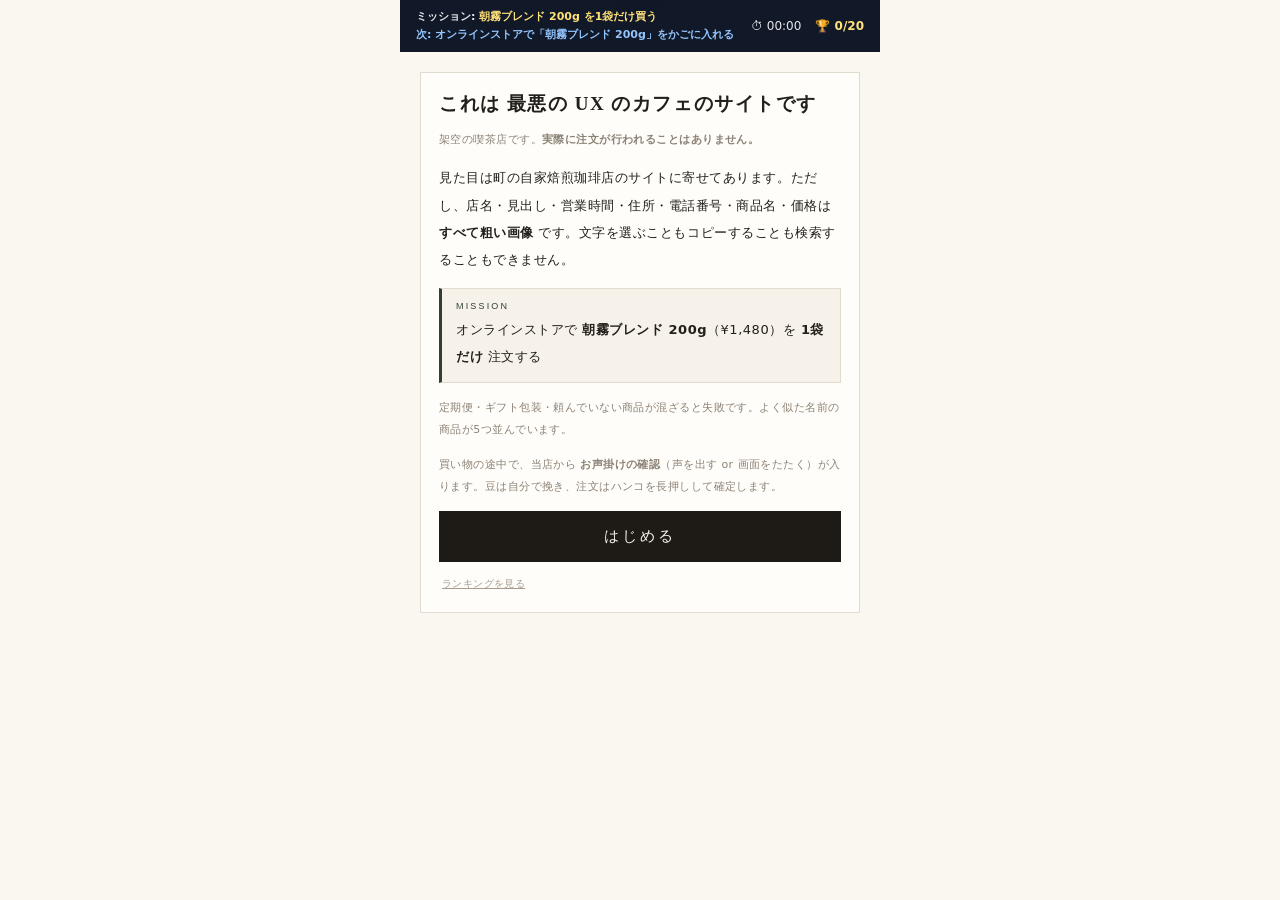
<file: index.html>
<!doctype html>
<html lang="ja">
<head>
<meta charset="utf-8">
<meta name="viewport" content="width=device-width, initial-scale=1">
<meta http-equiv="refresh" content="0; url=worst-cafe/">
<title>summer_camp_2026</title>
</head>
<body>
<p><a href="worst-cafe/">珈琲 和ごころ（Bad UI 選手権）へ</a></p>
</body>
</html>
</file>
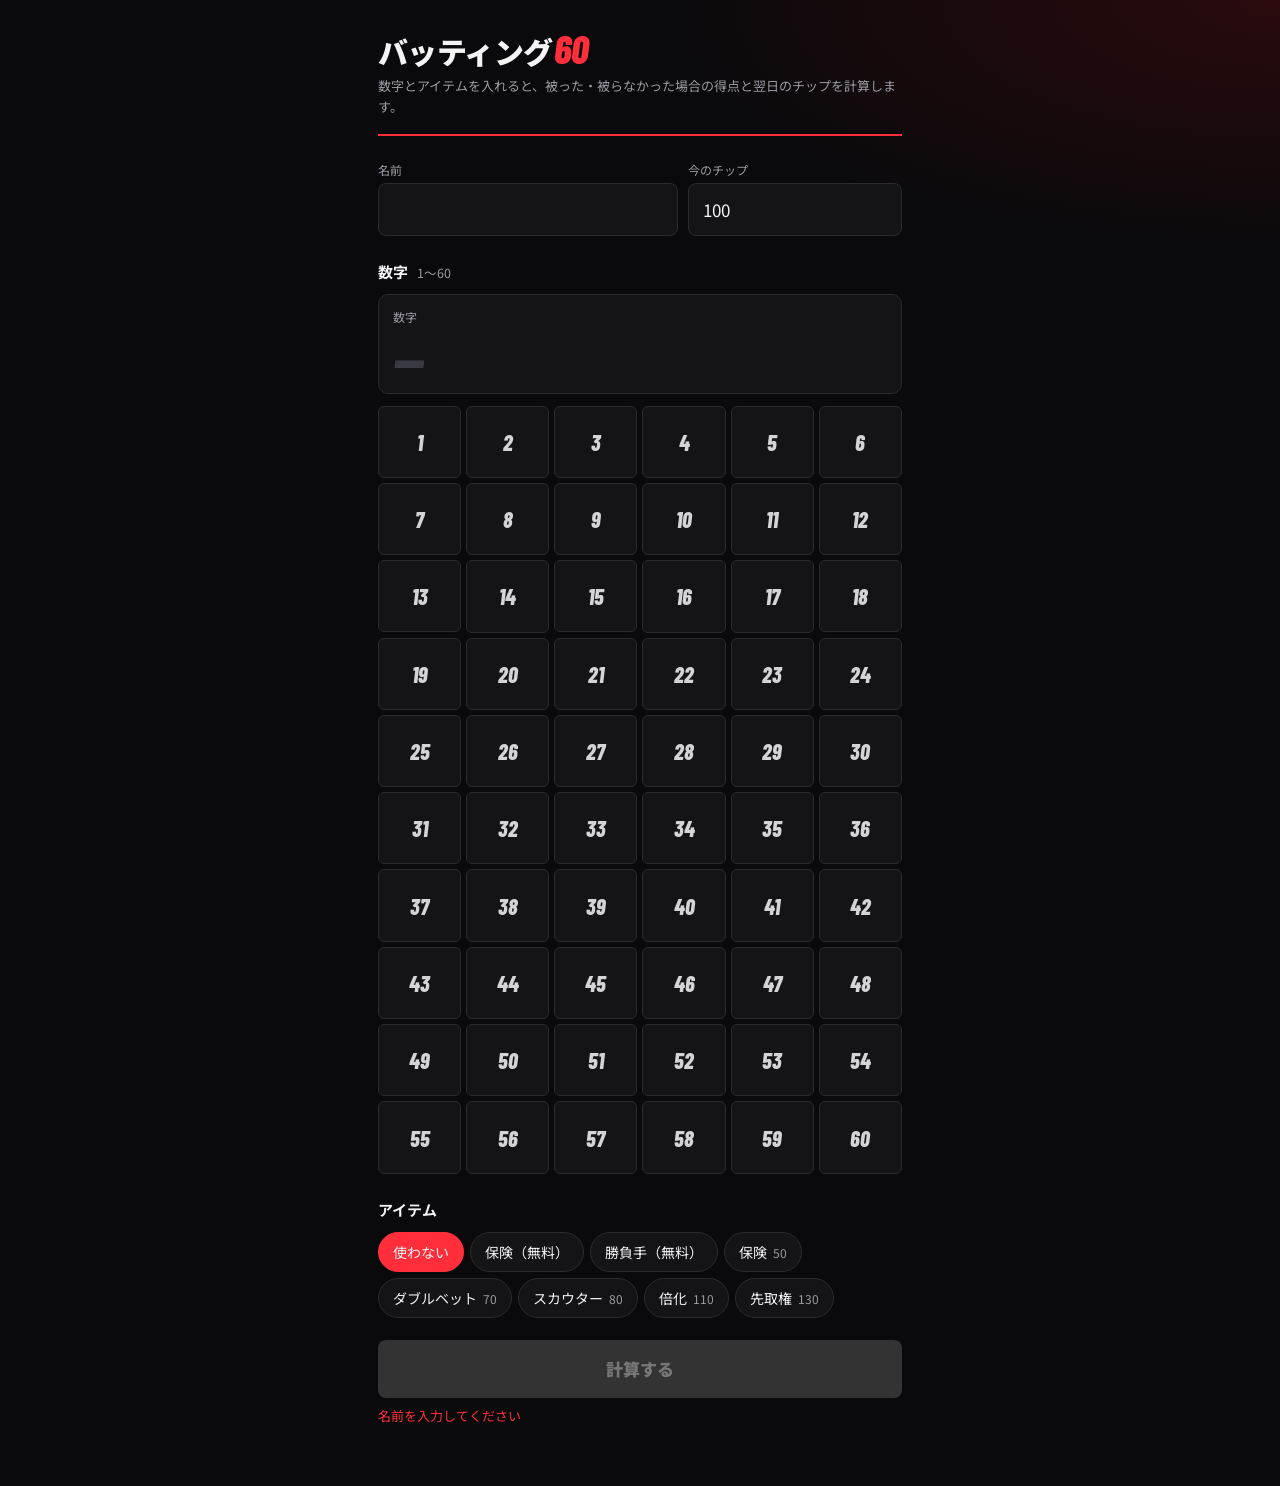
<file: batting60/index.html>
<!DOCTYPE html>
<html lang="ja">
<head>
<meta charset="UTF-8">
<meta name="viewport" content="width=device-width, initial-scale=1, viewport-fit=cover">
<title>バッティング60 得点シミュレーター</title>
<link rel="preconnect" href="https://fonts.googleapis.com">
<link rel="preconnect" href="https://fonts.gstatic.com" crossorigin>
<link href="https://fonts.googleapis.com/css2?family=Noto+Sans+JP:wght@400;700;900&family=Barlow+Condensed:ital,wght@1,700;1,800&display=swap" rel="stylesheet">
<script>
/* ================= 設定（ここだけ書き換えてください） ================= */
const CONFIG = {
  // 記録用Googleフォーム（投票用とは別に新しく作ったもの）の formResponse URL
  // 例: "https://docs.google.com/forms/d/e/1FAIpQLSxxxxxxxx/formResponse"
  LOG_FORM: "https://docs.google.com/forms/d/e/1FAIpQLScbZIUDMCCaBXpPly12tSA_2btu6FDhSR70WxXsdBlyGQ1Bkw/formResponse",
  ENTRY: {
    name:    "entry.983643245",  // 名前
    number:  "entry.1275982873",  // 数字
    number2: "entry.632704215",  // 2つ目の数字
    item:    "entry.489943450",  // アイテム
    chips:   "entry.1508218704",  // 手持ちチップ
  },
  ORGANIZER: "あやちゃ",
};
/* ==================================================================== */
const ITEMS = [
  { id:"none",   name:"使わない",     price:0 },
  { id:"f_ins",  name:"保険（無料）", price:0,   free:true },
  { id:"f_bet",  name:"勝負手（無料）", price:0, free:true },
  { id:"ins",    name:"保険",         price:50 },
  { id:"double", name:"ダブルベット", price:70 },
  { id:"scout",  name:"スカウター",   price:80 },
  { id:"x2",     name:"倍化",         price:110 },
  { id:"first",  name:"先取権",       price:130 },
];
</script>
<style>
:root{--bg:#0a0a0c;--panel:#141417;--line:#2a2a30;--ink:#f4f4f5;--mute:#9a9aa3;--red:#ff2e3a;
  box-sizing:border-box;padding-top:env(safe-area-inset-top,0px);padding-bottom:env(safe-area-inset-bottom,0px)}
*,*::before,*::after{box-sizing:inherit}
html{scroll-padding-top:env(safe-area-inset-top,0px)}
body{margin:0;background:var(--bg);color:var(--ink);font-family:"Noto Sans JP","Hiragino Sans","Yu Gothic",sans-serif;line-height:1.6;
  background-image:radial-gradient(ellipse 70% 40% at 100% 0%,#2a0a0d 0%,transparent 70%);background-attachment:fixed}
.wrap{max-width:560px;margin:0 auto;padding:20px 18px 60px}
.num{font-family:"Barlow Condensed","Arial Narrow",sans-serif;font-style:italic;font-weight:800}
header{padding:8px 0 16px;border-bottom:2px solid var(--red)}
h1{margin:0;font-size:30px;font-weight:900;letter-spacing:-.02em;line-height:1}
h1 .num{color:var(--red);font-size:40px;margin-left:2px}
header p{margin:8px 0 0;font-size:13px;color:var(--mute)}
section{margin-top:24px}
h2{font-size:15px;font-weight:700;margin:0 0 10px}
h2 small{font-weight:400;color:var(--mute);margin-left:6px}
input[type=text],input[type=number]{width:100%;background:var(--panel);border:1px solid var(--line);color:var(--ink);font:inherit;font-size:17px;padding:12px 14px;border-radius:8px}
input:focus{outline:2px solid var(--red);outline-offset:1px;border-color:transparent}
.two{display:grid;grid-template-columns:1.4fr 1fr;gap:10px}
.two label{font-size:12px;color:var(--mute);display:block;margin-bottom:4px}
.pick{display:flex;gap:10px;margin-bottom:12px}
.slot{flex:1;background:var(--panel);border:1px solid var(--line);border-radius:10px;padding:8px 14px;cursor:pointer;text-align:left;color:var(--ink);font:inherit;min-height:88px}
.slot .lbl{font-size:12px;color:var(--mute)}
.slot .v{font-size:54px;line-height:1;display:block;margin-top:2px}
.slot .v.empty{color:#3a3a42}
.slot.active{border-color:var(--red);box-shadow:inset 0 0 0 1px var(--red)}
.slot[hidden]{display:none}
.grid{display:grid;grid-template-columns:repeat(6,1fr);gap:5px}
.cell{aspect-ratio:1.15;background:var(--panel);border:1px solid var(--line);border-radius:6px;color:#d4d4d8;font-size:22px;cursor:pointer;padding:0}
.cell:active{transform:scale(.94)}
.cell.on{background:var(--red);border-color:var(--red);color:#fff}
.cell.on2{background:transparent;border:2px solid var(--red);color:var(--red)}
button:focus-visible{outline:2px solid #fff;outline-offset:2px}
.chips{display:flex;flex-wrap:wrap;gap:6px}
.chip{background:var(--panel);border:1px solid var(--line);color:var(--ink);border-radius:999px;padding:8px 14px;font:inherit;font-size:14px;cursor:pointer}
.chip .pr{color:var(--mute);margin-left:6px;font-size:12px}
.chip.on{background:var(--red);border-color:var(--red)}
.chip.on .pr{color:#ffd6d8}
.go{width:100%;margin-top:22px;background:var(--red);color:#fff;border:0;border-radius:8px;font:inherit;font-weight:900;font-size:17px;padding:15px;cursor:pointer}
.go:disabled{background:#333;color:#777;cursor:not-allowed}
.notice{font-size:11px;color:#4a4a52;margin:8px 0 0;text-align:center}
.warn{color:var(--red);font-size:13px;margin-top:8px;min-height:1em}
#result{margin-top:28px}
#result[hidden]{display:none}
table{width:100%;border-collapse:collapse;font-size:14px}
th,td{padding:10px 6px;border-bottom:1px solid var(--line);text-align:right}
th:first-child,td:first-child{text-align:left}
th{font-size:12px;color:var(--mute);font-weight:400}
td .num{font-size:30px;line-height:1}
td.pt .num{color:var(--red)}
.foot{font-size:12.5px;color:var(--mute);margin-top:10px}
iframe{display:none}
</style>
</head>
<body>
<div class="wrap">
  <header>
    <h1>バッティング<span class="num">60</span></h1>
    <p>数字とアイテムを入れると、被った・被らなかった場合の得点と翌日のチップを計算します。</p>
  </header>

  <section>
    <div class="two">
      <div><label for="name">名前</label><input type="text" id="name" maxlength="30"></div>
      <div><label for="have">今のチップ</label><input type="number" id="have" inputmode="numeric" min="0" value="100"></div>
    </div>
  </section>

  <section>
    <h2>数字 <small>1〜60</small></h2>
    <div class="pick">
      <button type="button" class="slot active" id="slot1"><span class="lbl">数字</span><span class="v num empty" id="v1">—</span></button>
      <button type="button" class="slot" id="slot2" hidden><span class="lbl">2つ目（ダブルベット）</span><span class="v num empty" id="v2">—</span></button>
    </div>
    <div class="grid" id="grid"></div>
  </section>

  <section>
    <h2>アイテム</h2>
    <div class="chips" id="items"></div>
  </section>

  <button type="button" class="go" id="calc" disabled>計算する</button>
  <div class="warn" id="warn"></div>

  <section id="result" hidden>
    <h2>計算結果</h2>
    <table><thead><tr><th>ケース</th><th>得点</th><th>翌日のチップ</th></tr></thead><tbody id="rows"></tbody></table>
    <p class="foot" id="foot"></p>
  </section>
</div>

<form id="lf" method="POST" target="sink" hidden></form>
<iframe name="sink" title="記録"></iframe>

<script>
(() => {
  const $ = id => document.getElementById(id);
  const st = { n1:null, n2:null, slot:1, item:"none" };
  const it = () => ITEMS.find(i => i.id === st.item);
  const store = { get(k){try{return localStorage.getItem("b60:"+k)}catch{return null}}, set(k,v){try{localStorage.setItem("b60:"+k,v)}catch{}} };
  $("name").value = store.get("name") || "";
  $("have").value = store.get("have") || 100;

  const grid = $("grid");
  for (let i=1;i<=60;i++){ const b=document.createElement("button"); b.type="button"; b.className="cell num"; b.textContent=i; b.dataset.n=i; grid.appendChild(b); }
  grid.onclick = e => {
    const b = e.target.closest(".cell"); if(!b) return; const n=+b.dataset.n;
    if (st.slot===1){ st.n1 = st.n1===n?null:n; if(st.n2===st.n1) st.n2=null; if(st.item==="double"&&st.n1&&!st.n2) st.slot=2; }
    else { if(n===st.n1) return; st.n2 = st.n2===n?null:n; }
    render();
  };
  $("slot1").onclick=()=>{st.slot=1;render()}; $("slot2").onclick=()=>{st.slot=2;render()};

  ITEMS.forEach(x => { const b=document.createElement("button"); b.type="button"; b.className="chip"; b.dataset.id=x.id;
    b.innerHTML=`<span></span>${x.price?`<span class="pr">${x.price}</span>`:""}`; b.firstChild.textContent=x.name; $("items").appendChild(b); });
  $("items").onclick = e => { const b=e.target.closest(".chip"); if(!b) return; st.item=b.dataset.id;
    if(st.item!=="double"){st.n2=null;st.slot=1} else if(st.n1&&!st.n2) st.slot=2; render(); };
  $("name").oninput = render; $("have").oninput = render;

  function render(){
    const dbl = st.item==="double";
    $("slot2").hidden=!dbl; if(!dbl) st.slot=1;
    $("slot1").classList.toggle("active",dbl&&st.slot===1); $("slot2").classList.toggle("active",dbl&&st.slot===2);
    [["v1",st.n1],["v2",st.n2]].forEach(([id,v])=>{ $(id).textContent=v??"—"; $(id).classList.toggle("empty",!v); });
    grid.querySelectorAll(".cell").forEach(c=>{const n=+c.dataset.n; c.classList.toggle("on",n===st.n1); c.classList.toggle("on2",n===st.n2);});
    $("items").querySelectorAll(".chip").forEach(b=>b.classList.toggle("on",b.dataset.id===st.item));
    const have=+$("have").value||0; let w="";
    if(!$("name").value.trim()) w="名前を入力してください";
    else if(!st.n1) w="数字を選んでください";
    else if(dbl&&!st.n2) w="2つ目の数字を選んでください";
    else if(it().price>have) w=`チップが足りません（${it().price}必要）`;
    $("warn").textContent = w; $("calc").disabled = !!w;
  }

  function cases(){
    const n=st.n1, m=st.n2, c3=x=>Math.ceil(x/3);
    switch(st.item){
      case "f_ins": case "ins": return [["被らない",n],["被った",c3(n)]];
      case "f_bet": return [["被らない",n+10],["被った",0]];
      case "double": return [["両方無事",Math.min(n,m)],[`${n}だけ無事`,n],[`${m}だけ無事`,m],["両方被った",0]];
      case "x2": return [["被らない",n*2],["被った",0]];
      case "first": return [["先取権は自分だけ",n],["先取権が2人",Math.ceil(n/2)],["先取権が3人",Math.ceil(n/3)]];
      default: return [["被らない",n],["被った",0]];
    }
  }

  $("calc").onclick = () => {
    const have=+$("have").value||0, x=it(), name=$("name").value.trim();
    store.set("name",name); store.set("have",String(have));
    $("rows").innerHTML = cases().map(([k,p])=>{
      const next = have - x.price + 20 + (p===0?30:0);
      return `<tr><td>${k}</td><td class="pt"><span class="num">${p}</span></td><td><span class="num">${next}</span></td></tr>`;
    }).join("");
    const notes = { scout:"22:00の締切後に被っているか教えてもらえます。変更は22:15までにDMで。",
      f_ins:"無料の保険はイベント中1回だけです。", f_bet:"無料の勝負手はイベント中1回だけです。",
      first:"先取権を使っていない同じ数字の人は0点になります。" };
    $("foot").textContent = [notes[x.id]||"", "翌日のチップ＝今のチップ − アイテム代 ＋20（0点の日は さらに＋30）。余ったチップは10枚＝1点で最終得点に加算されます。"].filter(Boolean).join(" ");
    $("result").hidden=false; $("result").scrollIntoView({behavior:"smooth",block:"start"});

    if (CONFIG.LOG_FORM){
      const f=$("lf"); f.innerHTML=""; f.action=CONFIG.LOG_FORM;
      const add=(k,v)=>{const i=document.createElement("input");i.type="hidden";i.name=k;i.value=v;f.appendChild(i)};
      add(CONFIG.ENTRY.name,name); add(CONFIG.ENTRY.number,String(st.n1));
      if(st.item==="double") add(CONFIG.ENTRY.number2,String(st.n2));
      add(CONFIG.ENTRY.item,x.name); add(CONFIG.ENTRY.chips,String(have));
      f.submit();
    }
  };
  render();
})();
</script>
</body>
</html>
</file>
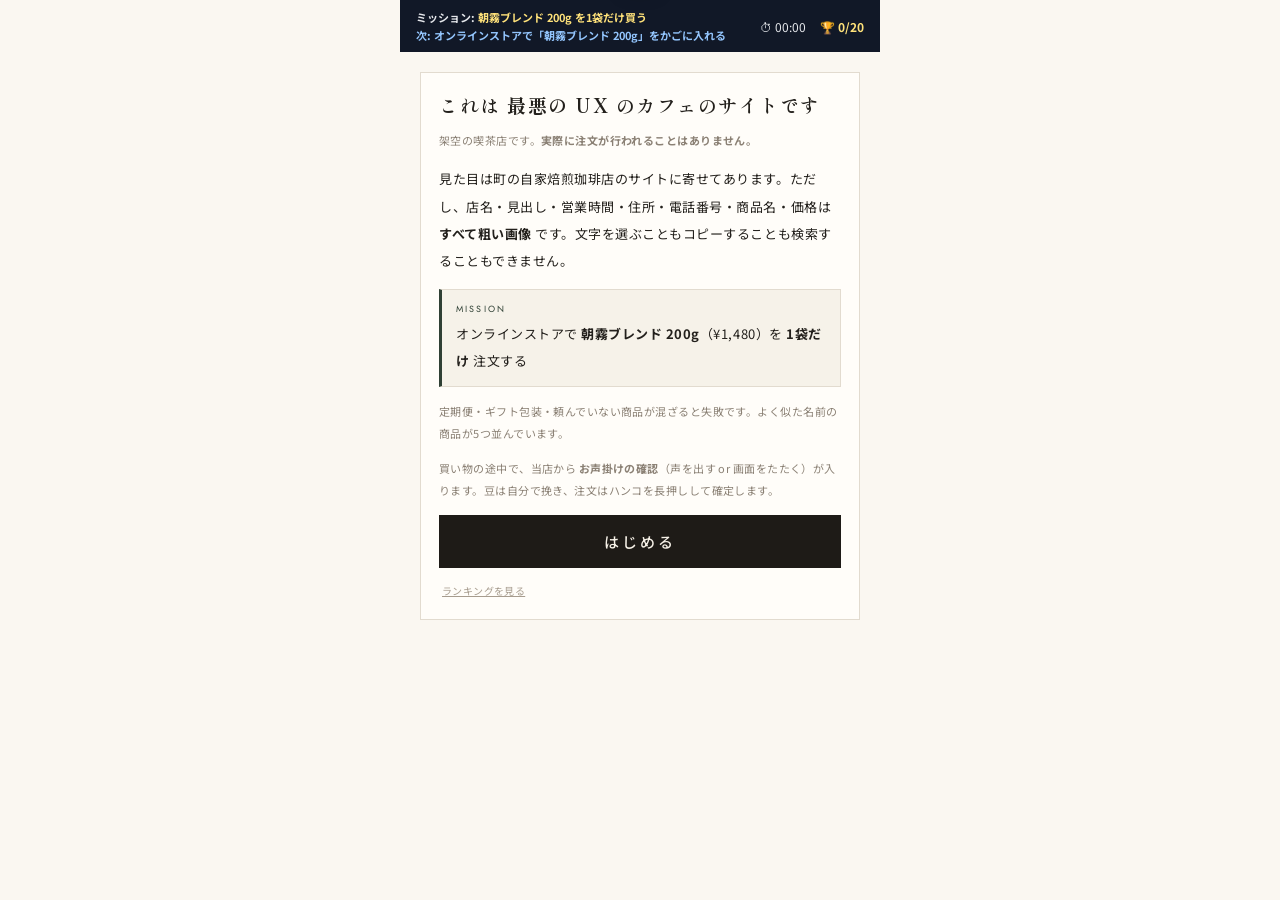
<file: worst-cafe/index.html>
<!doctype html>
<html lang="ja">
<head>
<meta charset="utf-8">
<meta name="viewport" content="width=device-width, initial-scale=1, viewport-fit=cover">
<title>珈琲 和ごころ｜Bad UI選手権</title>
<link rel="preconnect" href="https://fonts.gstatic.com" crossorigin>
<link rel="stylesheet" href="https://fonts.googleapis.com/css2?family=Noto+Sans+JP:wght@300;400;500;700&family=Shippori+Mincho:wght@500;600;800&family=Jost:wght@300;400&display=swap">
<link rel="stylesheet" href="style.css">
</head>
<body>
<div id="app">
  <!-- ゲームの外枠（サイトの一部ではない） -->
  <div id="mission">
    <button class="goal" id="missionBtn" type="button">
      <span>ミッション: <b>朝霧ブレンド 200g を1袋だけ買う</b></span>
      <span class="next" id="missionNext">次: オンラインストアを開く</span>
    </button>
    <span class="clock" id="clock">⏱ 00:00</span>
    <button id="trophy" type="button">🏆 0/20</button>
  </div>

  <!-- 店のヘッダー。文字はすべて画像、ナビは英字だけ -->
  <div class="topbar" id="topbar"></div>
  <header class="site-head" id="siteHead">
    <div class="head-row">
      <button class="hamb" id="menuBtn" type="button">MENU ☰</button>
      <button class="logo" id="logo" type="button"></button>
      <button class="cart-link" id="cartBtn" type="button">CART (<span id="cartBadge">0</span>)</button>
    </div>
    <nav class="gnav" id="gnav">
      <button type="button" data-go="#top">Home</button>
      <button type="button" data-go="#about">About</button>
      <button type="button" data-go="#menu">Menu</button>
      <button type="button" data-go="#shop">Online Shop</button>
      <button type="button" data-go="#news">News</button>
      <button type="button" data-go="#info">Access</button>
      <button type="button" id="searchBtn">Search</button>
    </nav>
  </header>

  <main id="view"></main>
</div>

<div id="reserveBar" hidden></div>
<div id="cookie" hidden></div>
<div id="toast"></div>
<div id="achv"></div>
<div id="dialog"><div class="dbox" id="dialogBox"></div></div>

<script src="config.js"></script>
<script src="kit.js"></script>
<script src="site.js"></script>
</body>
</html>
</file>
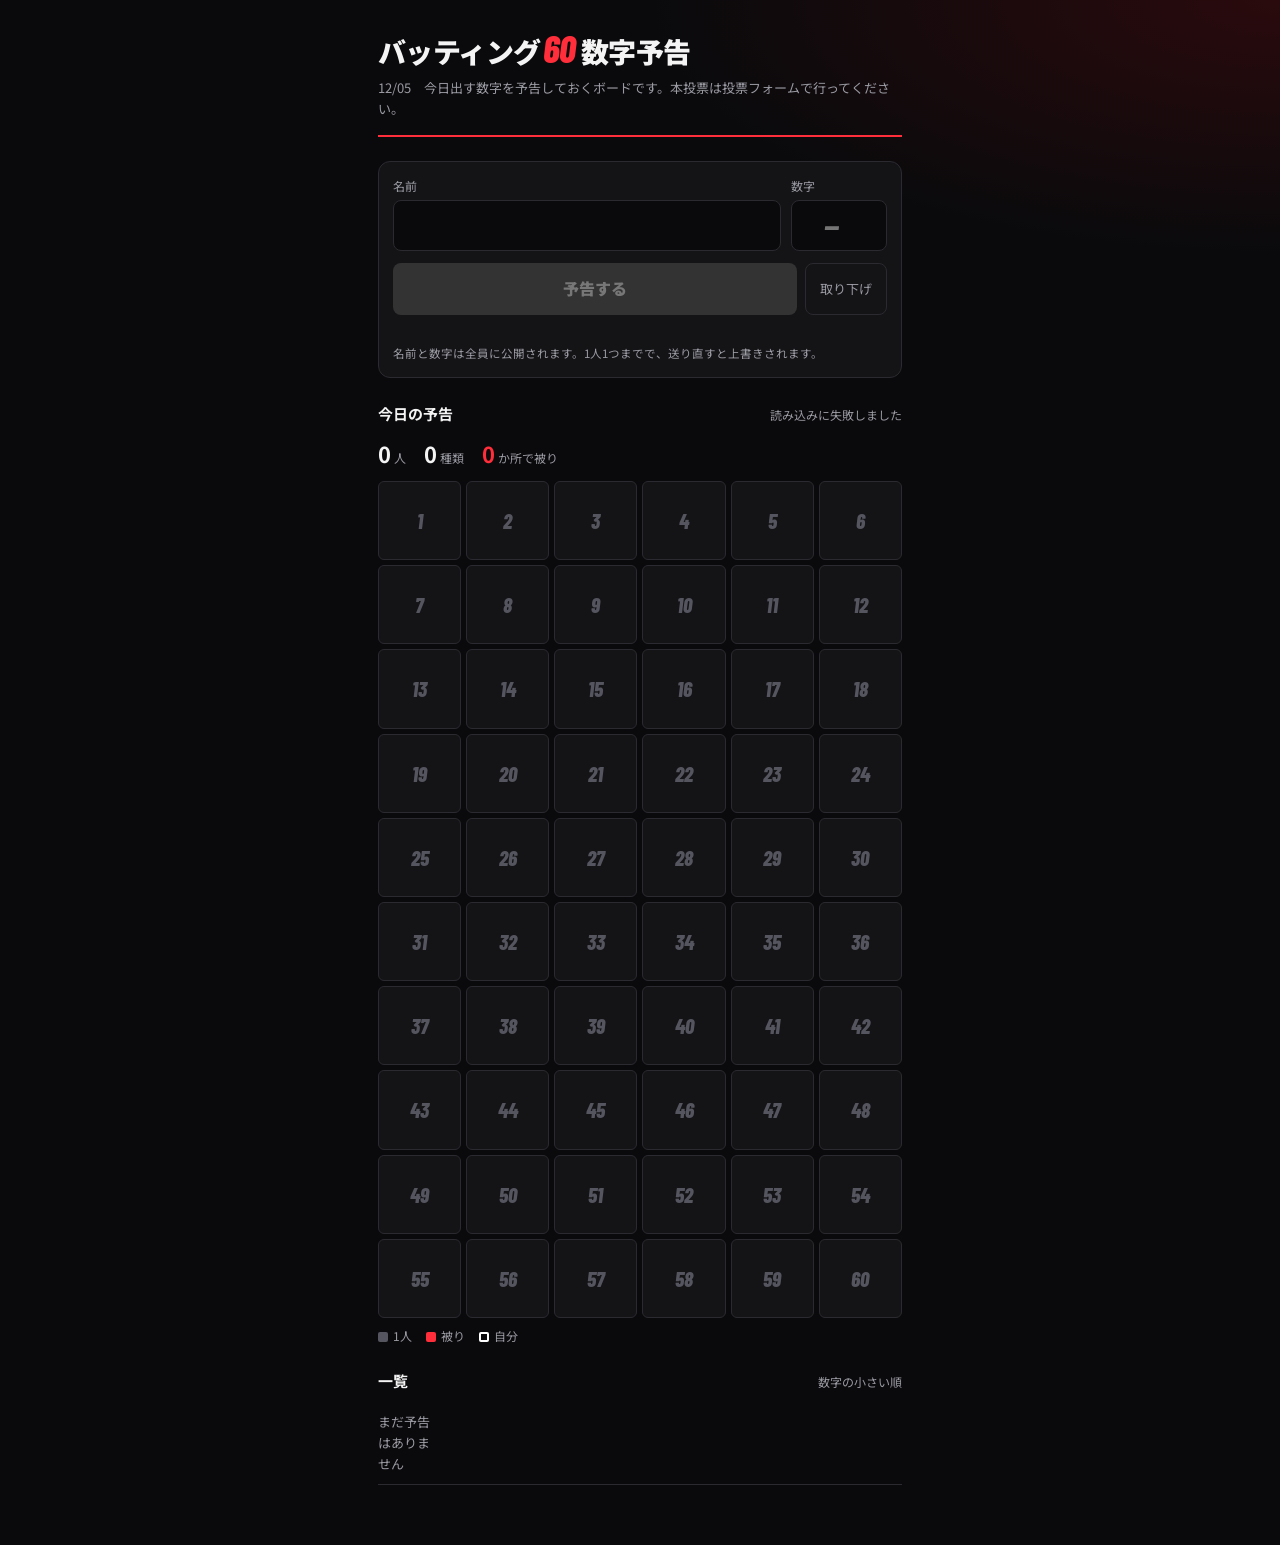
<file: batting60/yokoku.html>
<!DOCTYPE html>
<html lang="ja">
<head>
<meta charset="UTF-8">
<meta name="viewport" content="width=device-width, initial-scale=1, viewport-fit=cover">
<title>バッティング60 数字予告ボード</title>
<link rel="preconnect" href="https://fonts.googleapis.com">
<link rel="preconnect" href="https://fonts.gstatic.com" crossorigin>
<link href="https://fonts.googleapis.com/css2?family=Noto+Sans+JP:wght@400;700;900&family=Barlow+Condensed:ital,wght@1,700;1,800&display=swap" rel="stylesheet">
<script>
/* ================= 設定（ここだけ書き換えてください） ================= */
const CONFIG = {
  // 予告用Googleフォーム（投票用・記録用とは別）の formResponse URL
  FORM_ACTION: "https://docs.google.com/forms/d/e/1FAIpQLSdy_Uc0FxBQlyltlA8MrhMXabh1dgPV451UHGH41gBI5APwdQ/formResponse",
  ENTRY: {
    name:   "entry.2006307178",  // 名前
    number: "entry.1421314972",  // 数字（取り下げ時は空欄で送信）
    date:   "entry.1501315945",  // 日付（サイトが自動で入れます）
  },
  // 回答シートのCSV URL（セットアップスクリプトが出力します）
  CSV_URL: "https://docs.google.com/spreadsheets/d/1NKgr3H1NKehw0Pw0jXP1LxGiaMD6VfpKFno63gh5m80/gviz/tq?tqx=out:csv&headers=1&gid=788637905",
  // CSVの列番号（0始まり。0列目はタイムスタンプ）
  COL: { name: 1, number: 2, date: 3 },
  REFRESH_SEC: 30,
};
/* ==================================================================== */
</script>
<style>
:root{--bg:#0a0a0c;--panel:#141417;--line:#2a2a30;--ink:#f4f4f5;--mute:#9a9aa3;--red:#ff2e3a;
  box-sizing:border-box;padding-top:env(safe-area-inset-top,0px);padding-bottom:env(safe-area-inset-bottom,0px)}
*,*::before,*::after{box-sizing:inherit}
html{scroll-padding-top:env(safe-area-inset-top,0px)}
body{margin:0;background:var(--bg);color:var(--ink);font-family:"Noto Sans JP","Hiragino Sans","Yu Gothic",sans-serif;line-height:1.6;
  background-image:radial-gradient(ellipse 70% 40% at 100% 0%,#2a0a0d 0%,transparent 70%);background-attachment:fixed}
.wrap{max-width:560px;margin:0 auto;padding:20px 18px 60px}
.num{font-family:"Barlow Condensed","Arial Narrow",sans-serif;font-style:italic;font-weight:800}
header{padding:8px 0 16px;border-bottom:2px solid var(--red)}
h1{margin:0;font-size:28px;font-weight:900;letter-spacing:-.02em;line-height:1.1}
h1 .num{color:var(--red);font-size:38px;margin-left:2px}
header p{margin:8px 0 0;font-size:13px;color:var(--mute)}
section{margin-top:24px}
h2{font-size:15px;font-weight:700;margin:0 0 10px;display:flex;justify-content:space-between;align-items:baseline}
h2 small{font-weight:400;color:var(--mute);font-size:12px}
.form{background:var(--panel);border:1px solid var(--line);border-radius:12px;padding:14px}
.frow{display:grid;grid-template-columns:1fr 96px;gap:10px}
label{font-size:12px;color:var(--mute);display:block;margin-bottom:4px}
input{width:100%;background:var(--bg);border:1px solid var(--line);color:var(--ink);font:inherit;font-size:17px;padding:11px 12px;border-radius:8px}
input#num{font-family:"Barlow Condensed","Arial Narrow",sans-serif;font-style:italic;font-weight:800;font-size:26px;padding:4px 12px;text-align:center}
input:focus{outline:2px solid var(--red);outline-offset:1px;border-color:transparent}
.btns{display:flex;gap:8px;margin-top:12px}
.go{flex:1;background:var(--red);color:#fff;border:0;border-radius:8px;font:inherit;font-weight:900;font-size:16px;padding:13px;cursor:pointer}
.go:disabled{background:#333;color:#777;cursor:not-allowed}
.ghost{background:transparent;border:1px solid var(--line);color:var(--mute);border-radius:8px;font:inherit;font-size:13px;padding:0 14px;cursor:pointer}
.msg{font-size:13px;margin-top:8px;min-height:1.2em;color:var(--mute)}
.msg.err{color:var(--red)}
.pub{font-size:11.5px;color:var(--mute);margin-top:6px}
.grid{display:grid;grid-template-columns:repeat(6,1fr);gap:5px}
.cell{position:relative;aspect-ratio:1.05;background:var(--panel);border:1px solid var(--line);border-radius:6px;display:flex;align-items:center;justify-content:center;font-size:21px;color:#55555f;cursor:default;padding:0;font-family:inherit}
.cell .n{font-family:"Barlow Condensed","Arial Narrow",sans-serif;font-style:italic;font-weight:800}
.cell.one{color:var(--ink);border-color:#55555f;cursor:pointer}
.cell.dup{background:var(--red);border-color:var(--red);color:#fff;cursor:pointer}
.cell.mine{box-shadow:0 0 0 2px #fff inset}
.cell .c{position:absolute;top:2px;right:5px;font-size:11px;font-weight:700;font-family:"Noto Sans JP",sans-serif;font-style:normal}
.legend{display:flex;gap:14px;font-size:12px;color:var(--mute);margin-top:8px;flex-wrap:wrap}
.legend i{display:inline-block;width:10px;height:10px;border-radius:2px;margin-right:5px;vertical-align:-1px}
.list{margin:0;padding:0;list-style:none}
.list li{display:grid;grid-template-columns:54px 1fr;gap:10px;align-items:center;padding:9px 0;border-bottom:1px solid var(--line)}
.list .num{font-size:30px;line-height:1;text-align:right}
.list .dupn{color:var(--red)}
.list .who{font-size:14px}
.list .tag{font-size:11px;font-weight:700;color:var(--red);margin-right:6px}
.list li.focus{background:#1d0e10}
.empty{color:var(--mute);font-size:13px;padding:10px 0}
.stat{display:flex;gap:18px;font-size:12px;color:var(--mute);margin-bottom:10px}
.stat b{font-size:22px;color:var(--ink);margin-right:3px}
.stat .red b{color:var(--red)}
.demo{background:#2a2410;border:1px solid #5c4d17;color:#f2d98a;font-size:12.5px;padding:10px 12px;border-radius:8px;margin-top:14px}
iframe{display:none}
</style>
</head>
<body>
<div class="wrap">
  <header>
    <h1>バッティング<span class="num">60</span> 数字予告</h1>
    <p><span id="today"></span>　今日出す数字を予告しておくボードです。本投票は投票フォームで行ってください。</p>
  </header>
  <div class="demo" id="demo" hidden>接続設定がまだです（CONFIG を設定してください）。いまはこの端末の中だけで動作確認できます。</div>

  <section class="form">
    <div class="frow">
      <div><label for="name">名前</label><input id="name" maxlength="30" autocomplete="nickname"></div>
      <div><label for="num">数字</label><input id="num" type="number" inputmode="numeric" min="1" max="60" placeholder="—"></div>
    </div>
    <div class="btns">
      <button class="go" id="send" disabled>予告する</button>
      <button class="ghost" id="withdraw" disabled>取り下げ</button>
    </div>
    <div class="msg" id="msg"></div>
    <div class="pub">名前と数字は全員に公開されます。1人1つまでで、送り直すと上書きされます。</div>
  </section>

  <section>
    <h2>今日の予告 <small id="updated"></small></h2>
    <div class="stat"><span><b id="sPeople">0</b>人</span><span><b id="sNums">0</b>種類</span><span class="red"><b id="sDup">0</b>か所で被り</span></div>
    <div class="grid" id="grid"></div>
    <div class="legend"><span><i style="background:#55555f"></i>1人</span><span><i style="background:var(--red)"></i>被り</span><span><i style="box-shadow:0 0 0 2px #fff inset;background:transparent"></i>自分</span></div>
  </section>

  <section>
    <h2>一覧 <small>数字の小さい順</small></h2>
    <ul class="list" id="list"></ul>
  </section>
</div>

<form id="gf" method="POST" target="sink" hidden></form>
<iframe name="sink" title="送信"></iframe>

<script>
(() => {
  const $ = id => document.getElementById(id);
  const norm = s => (s||"").normalize("NFKC").trim();
  const store = { get(k){try{return localStorage.getItem("b60y:"+k)}catch{return null}}, set(k,v){try{localStorage.setItem("b60y:"+k,v)}catch{}} };
  const esc = s => s.replace(/[&<>"']/g,c=>({"&":"&amp;","<":"&lt;",">":"&gt;",'"':"&quot;","'":"&#39;"}[c]));

  const todayJST = () => new Intl.DateTimeFormat("en-CA",{timeZone:"Asia/Tokyo",year:"numeric",month:"2-digit",day:"2-digit"}).format(new Date());
  const TODAY = todayJST();
  $("today").textContent = TODAY.slice(5).replace("-","/");

  // サーバー側の予告（名前→数字）と、自分の送信直後の上書き（反映待ちの間用）
  let remote = new Map();
  let pending = null; try { pending = JSON.parse(store.get("pending")||"null"); } catch {}
  if (pending && pending.date !== TODAY) pending = null;
  let focusNum = null;

  $("name").value = store.get("name") || "";

  /* ---- CSV ---- */
  function parseCSV(t){
    const rows=[]; let r=[], f="", q=false;
    for (let i=0;i<t.length;i++){
      const c=t[i];
      if (q){ if(c==='"'){ if(t[i+1]==='"'){f+='"';i++} else q=false } else f+=c; }
      else if (c==='"') q=true;
      else if (c===","){ r.push(f); f=""; }
      else if (c==="\n"||c==="\r"){ if(c==="\r"&&t[i+1]==="\n") i++; r.push(f); rows.push(r); r=[]; f=""; }
      else f+=c;
    }
    if (f!==""||r.length){ r.push(f); rows.push(r); }
    return rows;
  }
  async function load(){
    if (!CONFIG.CSV_URL) { render(); return; }
    try{
      const res = await fetch(CONFIG.CSV_URL + (CONFIG.CSV_URL.includes("?")?"&":"?") + "t=" + Date.now(), {cache:"no-store"});
      if (!res.ok) throw new Error(res.status);
      const rows = parseCSV(await res.text()).slice(1);
      const m = new Map();
      for (const row of rows){               // シートは古い順 → 後の行で上書き
        if (norm(row[CONFIG.COL.date]) !== "D" + TODAY) continue;
        const name = norm(row[CONFIG.COL.name]); if (!name) continue;
        const n = parseInt(norm(row[CONFIG.COL.number]),10);
        if (n>=1 && n<=60) m.set(name, n); else m.delete(name);  // 空欄＝取り下げ
      }
      remote = m;
      // 自分の送信がシートに反映されたら pending を消す
      if (pending && ((pending.n==null && !m.has(pending.name)) || m.get(pending.name)===pending.n)) { pending=null; store.set("pending","null"); }
      $("updated").textContent = "更新 " + new Date().toLocaleTimeString("ja-JP",{hour:"2-digit",minute:"2-digit"});
    }catch(e){ $("updated").textContent = "読み込みに失敗しました"; }
    render();
  }

  function current(){
    const m = new Map(remote);
    if (pending){ if (pending.n==null) m.delete(pending.name); else m.set(pending.name, pending.n); }
    return m;
  }

  /* ---- 描画 ---- */
  const grid = $("grid");
  for (let i=1;i<=60;i++){ const b=document.createElement("button"); b.type="button"; b.className="cell"; b.dataset.n=i; b.innerHTML=`<span class="n">${i}</span>`; grid.appendChild(b); }
  grid.onclick = e => { const b=e.target.closest(".cell"); if(!b||!b.classList.contains("one")&&!b.classList.contains("dup")) return;
    focusNum=+b.dataset.n; render(); const li=document.querySelector(`#list li[data-n="${focusNum}"]`); li&&li.scrollIntoView({behavior:"smooth",block:"center"}); };

  function render(){
    const m = current(), me = norm($("name").value);
    const byNum = new Map();
    for (const [name,n] of m){ if(!byNum.has(n)) byNum.set(n,[]); byNum.get(n).push(name); }
    let dup=0;
    grid.querySelectorAll(".cell").forEach(c=>{
      const n=+c.dataset.n, names=byNum.get(n)||[];
      c.className="cell"+(names.length>1?" dup":names.length===1?" one":"")+(me&&m.get(me)===n?" mine":"");
      c.innerHTML=`<span class="n">${n}</span>${names.length>1?`<span class="c">×${names.length}</span>`:""}`;
      c.setAttribute("aria-label", names.length?`${n}：${names.join("、")}`:`${n}：なし`);
      if (names.length>1) dup++;
    });
    $("sPeople").textContent=m.size; $("sNums").textContent=byNum.size; $("sDup").textContent=dup;
    const nums=[...byNum.keys()].sort((a,b)=>a-b);
    $("list").innerHTML = nums.length ? nums.map(n=>{
      const names=byNum.get(n).sort((a,b)=>a.localeCompare(b,"ja")), d=names.length>1;
      return `<li data-n="${n}" class="${n===focusNum?"focus":""}"><span class="num ${d?"dupn":""}">${n}</span><span class="who">${d?`<span class="tag">被り</span>`:""}${names.map(esc).join("、")}</span></li>`;
    }).join("") : `<li class="empty">まだ予告はありません</li>`;

    const v=+$("num").value, okName=!!me, okNum=Number.isInteger(v)&&v>=1&&v<=60;
    $("send").disabled = !(okName&&okNum);
    $("withdraw").disabled = !(okName && m.has(me));
    if (okName && okNum && byNum.has(v)) {
      const others=byNum.get(v).filter(x=>x!==me);
      setMsg(others.length?`${v} は ${others.join("、")} さんも予告しています`:"", !!others.length);
    } else if (!$("msg").dataset.keep) setMsg("");
  }
  function setMsg(t,err){ $("msg").textContent=t; $("msg").className="msg"+(err?" err":""); }

  function submit(n){
    const name = norm($("name").value); store.set("name", name);
    const f=$("gf"); f.innerHTML="";
    const add=(k,v)=>{const i=document.createElement("input");i.type="hidden";i.name=k;i.value=v;f.appendChild(i)};
    add(CONFIG.ENTRY.name,name); add(CONFIG.ENTRY.number,n==null?"":String(n)); add(CONFIG.ENTRY.date,"D"+TODAY);
    if (CONFIG.FORM_ACTION){ f.action=CONFIG.FORM_ACTION; f.submit(); }
    pending={name,n,date:TODAY}; store.set("pending",JSON.stringify(pending));
    $("msg").dataset.keep="1"; setMsg(n==null?"予告を取り下げました":`${n} を予告しました（全員の画面への反映は数分かかることがあります）`);
    setTimeout(()=>{ delete $("msg").dataset.keep; },4000);
    render();
  }
  $("send").onclick=()=>submit(+$("num").value);
  $("withdraw").onclick=()=>{ if(confirm("今日の予告を取り下げますか？")){ $("num").value=""; submit(null); } };
  $("name").oninput=render; $("num").oninput=render;

  $("demo").hidden = !!(CONFIG.FORM_ACTION && CONFIG.CSV_URL);
  load(); setInterval(load, CONFIG.REFRESH_SEC*1000);
})();
</script>
</body>
</html>
</file>
<file: worst-cafe/style.css>
/* 町の自家焙煎珈琲店のサイトによくある作りに寄せる。
   明朝の見出し、英字だけの小さなラベル、広い余白、細い罫線、生成りの地色。
   見た目はきちんとしているのに、肝心の文字はぜんぶ粗い画像で、操作はいちいち面倒にしてある。
   ゲームの外枠（上の黒帯）とダイアログの地の文だけは、読みやすいままにしておく。 */
:root {
  --bg:    #FAF7F1;
  --card:  #FFFDF9;
  --ink:   #23201C;
  --dim:   #8B8175;
  --line:  #E2DBCF;
  --deep:  #1E1B17;
  --brand: #2F4034;   /* 深緑 */
  --gold:  #A98149;
  --bad:   #8C2B1E;
  --accent:#2563EB;
  --jp:  "Noto Sans JP", system-ui, sans-serif;
  --min: "Shippori Mincho", "Hiragino Mincho ProN", serif;
  --en:  "Jost", "Helvetica Neue", sans-serif;
}

* { box-sizing: border-box; -webkit-tap-highlight-color: transparent; }

body {
  margin: 0;
  background: var(--bg);
  color: var(--ink);
  font-family: var(--jp);
  overscroll-behavior-y: none;
}

#app {
  max-width: 480px;
  margin: 0 auto;
  min-height: 100dvh;
  display: flex;
  flex-direction: column;
  background: var(--bg);
}

p { margin: 0 0 14px; font-size: 13px; line-height: 2.1; letter-spacing: .04em; }
p:last-child { margin-bottom: 0; }
/* 本文の補足は、いかにも上品な薄い色にしてある（読みづらい） */
.note { font-size: 11px; color: var(--dim); line-height: 1.95; letter-spacing: .04em; }
h2 { font-family: var(--min); font-size: 18px; font-weight: 600; margin: 0 0 12px; letter-spacing: .08em; }

label { display: block; font-size: 12px; font-weight: 500; margin-bottom: 6px; letter-spacing: .06em; }
input[type="text"], select {
  width: 100%;
  padding: 12px;
  font: inherit;
  font-size: 16px;            /* iOS で拡大されないように */
  border: 1px solid var(--line);
  border-radius: 0;
  background: #FFF;
  color: var(--ink);
}
input:focus, select:focus { outline: 1px solid var(--ink); outline-offset: 1px; }
button { font: inherit; color: inherit; background: none; border: none; cursor: pointer; }
button:focus-visible { outline: 2px solid var(--accent); outline-offset: 2px; }

/* 文字の画像。選択もコピーも検索もできない。JPEG なので輪郭がにじむ */
img.t { display: inline-block; vertical-align: middle; max-width: 100%; height: auto; user-select: none; -webkit-user-drag: none; }
img.t.block { display: block; }
img.t.stretch { width: 100%; }
/* 挿絵。小さく焼いた JPEG を伸ばして出すので、ガビガビになる */
img.ph { display: block; max-width: 100%; user-select: none; }

.card { background: var(--card); border: 1px solid var(--line); padding: 18px; }
.card + .card { margin-top: 14px; }

.btn {
  display: block; width: 100%;
  padding: 15px 16px;
  font-size: 13px; font-weight: 500;
  letter-spacing: .18em;
  background: var(--deep); color: #F6F1E7;
}
.btn:disabled { background: #BEB5A7; }
.btn.line { background: none; color: var(--ink); border: 1px solid var(--ink); }
.tiny-link { font-size: 10px; color: #A79C8E; text-decoration: underline; padding: 3px; letter-spacing: .04em; }
.rows { display: grid; gap: 14px; }
.err { color: var(--bad); font-size: 12px; margin-top: 10px; letter-spacing: .04em; }

/* 英字の小さなラベルと、明朝の見出し */
.en { font-family: var(--en); font-size: 10px; letter-spacing: .32em; color: var(--dim); text-transform: uppercase; }
.sec { padding: 46px 0 0; }
.sec-label { display: block; margin-bottom: 12px; }
.sec-head { margin-bottom: 18px; }
.rule { height: 1px; background: var(--line); margin: 46px 0 0; }

/* ゆっくり出てくる演出。実サイトにもよくある。ここでは少し遅すぎる */
.fade { opacity: 0; transform: translateY(16px); transition: opacity 1.5s ease, transform 1.5s ease; }
.fade.in { opacity: 1; transform: none; }

/* ============ 通知・実績 ============ */
#toast {
  position: fixed; left: 50%; bottom: 96px;
  transform: translateX(-50%);
  max-width: 92vw; padding: 11px 18px;
  background: rgba(30, 27, 23, .94); color: #F6F1E7;
  font-size: 12px; letter-spacing: .06em;
  display: none; z-index: 90;
  pointer-events: none;   /* 通知がボタンに重なっても操作を邪魔しない */
}
#toast.on { display: block; }

#achv {
  position: fixed; left: 50%; top: 44px;
  transform: translate(-50%, calc(-100% - 60px));
  max-width: 92vw; padding: 10px 16px;
  background: var(--deep); color: #E9C978;
  font-size: 12px; font-weight: 500; letter-spacing: .06em;
  box-shadow: 0 6px 20px rgba(0,0,0,.25);
  transition: transform .3s ease;
  z-index: 95; pointer-events: none;
}
#achv.on { transform: translate(-50%, 0); }

/* ============ ゲームの外枠（サイトの一部ではない） ============ */
#mission {
  display: flex; align-items: center; gap: 10px;
  padding: 7px 12px;
  background: #111827; color: #E5E7EB;
  font-size: 12px; flex: none;
}
#mission .goal { flex: 1; min-width: 0; font-size: 11px; line-height: 1.5; color: #E5E7EB; text-align: left; display: grid; gap: 1px; }
#mission .goal .next { color: #93C5FD; font-weight: 700; }
#mission .goal b { color: #FFE27A; }
#mission .clock { font-variant-numeric: tabular-nums; }
#mission button { color: #FFE27A; font-size: 12px; font-weight: 700; padding: 2px 4px; }

/* ============ 店のヘッダー ============ */
/* 上の細い帯。実サイトの「送料無料のお知らせ」のつもり */
.topbar { background: var(--deep); color: #E7DFD1; padding: 6px 12px; text-align: center; flex: none; overflow: hidden; }
.site-head { background: var(--bg); border-bottom: 1px solid var(--line); padding: 10px 14px 0; flex: none; position: relative; }
.head-row { display: flex; align-items: center; justify-content: space-between; gap: 8px; }
.hamb, .cart-link { font-family: var(--en); font-size: 10px; letter-spacing: .2em; color: var(--ink); padding: 6px 2px; white-space: nowrap; }
.logo { padding: 0; line-height: 0; }
/* 英字だけのナビ。日本語のラベルは無いので、押すまで中身が分からない */
.gnav { display: flex; justify-content: space-between; gap: 2px; padding: 12px 0 10px; }
.gnav button { font-family: var(--en); font-size: 9.5px; letter-spacing: .14em; color: var(--dim); padding: 4px 1px; text-transform: uppercase; }
.gnav button.on { color: var(--ink); border-bottom: 1px solid var(--ink); }

#view { flex: 1; padding: 0 0 116px; }
.wrap { padding: 0 20px; }

/* ============ ヒーロー ============ */
.hero { position: relative; height: 78dvh; min-height: 420px; overflow: hidden; background: var(--deep); }
.hero .slide { position: absolute; inset: 0; opacity: 0; transition: opacity 1.2s ease; }
.hero .slide.on { opacity: 1; }
.hero .slide img.ph { width: 100%; height: 100%; object-fit: cover; }
.hero::after {
  content: ""; position: absolute; inset: 0;
  background: linear-gradient(180deg, rgba(20,15,10,.28) 0%, rgba(20,15,10,.04) 42%, rgba(20,15,10,.48) 100%);
  pointer-events: none;
}
/* 縦書きのキャッチコピー（画像）。和モダンの定番だが、画像なので読み上げも翻訳もできない */
.hero-copy { position: absolute; right: 22px; top: 40px; z-index: 2; }
.hero-en { position: absolute; left: 22px; bottom: 88px; z-index: 2; }
.hero-mark { position: absolute; left: 22px; bottom: 34px; z-index: 2; }
.scroll-hint { position: absolute; left: 50%; bottom: 14px; transform: translateX(-50%); z-index: 2; color: #EFE6D6; font-family: var(--en); font-size: 9px; letter-spacing: .3em; }
.scroll-hint i { display: block; width: 1px; height: 26px; background: #EFE6D6; margin: 6px auto 0; opacity: .7; }

/* ============ セクションの中身 ============ */
.lead { text-align: center; }
.lead img.t { margin-bottom: 4px; }
.zig { display: grid; gap: 14px; }
.zig .shot { position: relative; }
.zig .cap { position: absolute; left: 10px; bottom: 8px; }
.shot { overflow: hidden; background: #EFE7DA; }
.shot img.ph { width: 100%; height: auto; }

.tiles { display: grid; grid-template-columns: 1fr 1fr; gap: 10px; }
.tile { border: 1px solid var(--line); background: var(--card); padding: 0 0 12px; text-align: center; }
.tile .shot { aspect-ratio: 16 / 10; margin-bottom: 10px; }
.tile .shot img.ph { height: 100%; object-fit: cover; }

/* 商品の並び */
.prod-grid { display: grid; grid-template-columns: 1fr 1fr; gap: 14px 10px; }
.prod { text-align: left; display: flex; flex-direction: column; gap: 6px; position: relative; }
.prod .pic { aspect-ratio: 4 / 3; overflow: hidden; background: #EFE7DA; }
.prod .pic img.ph { width: 100%; height: 100%; object-fit: cover; }
.prod .nm { min-height: 34px; }
.prod .soldout { position: absolute; left: 8px; top: 8px; background: rgba(30,27,23,.82); color: #F6F1E7; font-family: var(--en); font-size: 8px; letter-spacing: .2em; padding: 3px 6px; }
/* 焙煎度合いの点。何段階なのかは書いていない */
.roast { font-size: 9px; color: var(--gold); letter-spacing: .18em; }
.tnote { font-size: 10px; color: var(--dim); letter-spacing: .06em; }

.news-list { display: grid; }
.news-row { display: grid; grid-template-columns: 76px 1fr; gap: 10px; align-items: start; padding: 13px 0; border-bottom: 1px solid var(--line); }
.feed-loading { text-align: center; font-size: 11px; color: var(--dim); padding: 16px 0; letter-spacing: .1em; }
.feed-loading button { font-size: 9px; color: #C4BBAE; padding: 3px; }

.info-table { display: grid; gap: 14px; }
.info-table .k { display: block; margin-bottom: 5px; }

/* ============ お品書き（紙の写真） ============ */
.board { background: #EFE7D6; padding: 14px; overflow: auto; }
.board .inner { transform-origin: top left; }
.sheet {
  background: url("img/paper.jpg") center / 100% 100% no-repeat;
  padding: 26px 18px;
  transform: rotate(-.8deg);
  display: inline-block;
  box-shadow: 0 8px 22px rgba(30,27,23,.14);
}
.board-tools { display: flex; gap: 6px; align-items: center; justify-content: flex-end; margin-top: 10px; }
.board-tools button { font-family: var(--en); font-size: 10px; letter-spacing: .1em; border: 1px solid var(--line); padding: 4px 9px; color: var(--dim); }

/* ============ 商品ページ ============ */
.crumbs { font-family: var(--en); font-size: 9px; letter-spacing: .16em; color: var(--dim); padding: 14px 0 0; text-transform: uppercase; }
.item-pic { display: block; overflow: hidden; background: #EFE7DA; aspect-ratio: 4 / 3; }
.item-pic img.ph { width: 100%; height: 100%; object-fit: cover; }
.item-meta { display: grid; gap: 10px; padding: 18px 0 0; border-bottom: 1px solid var(--line); padding-bottom: 18px; }
.spec { display: grid; grid-template-columns: 84px 1fr; gap: 6px 10px; font-size: 11px; letter-spacing: .06em; }
.spec dt { color: var(--dim); }
.spec dd { margin: 0; }
.urgent { border-top: 1px solid var(--line); border-bottom: 1px solid var(--line); padding: 9px 0; font-size: 10px; color: var(--bad); letter-spacing: .08em; margin-top: 14px; }
.opt-row { display: flex; align-items: center; gap: 9px; font-size: 12px; font-weight: 400; margin: 12px 0 0; letter-spacing: .04em; }
.opt-row input { width: 15px; height: 15px; flex: none; }
.buy-big { display: block; width: 100%; margin-top: 18px; padding: 17px; background: var(--bad); color: #FFF; font-size: 15px; font-weight: 700; letter-spacing: .12em; }
.buy-small { display: block; width: 100%; margin-top: 10px; font-size: 10px; color: #A79C8E; text-decoration: underline; padding: 5px; }
.grind { margin-top: 18px; }
.grind input[type="range"] { width: 100%; }
.grind .ticks { display: flex; justify-content: space-between; margin-top: 2px; }
.review { border-top: 1px solid var(--line); padding: 12px 0 0; margin-top: 12px; font-size: 11px; line-height: 1.95; color: var(--dim); }
.stars { color: var(--gold); font-size: 10px; letter-spacing: .1em; }

/* ============ かご・注文 ============ */
.line { display: flex; gap: 12px; }
.line .pic { width: 64px; height: 64px; flex: none; overflow: hidden; background: #EFE7DA; }
.line .pic img.ph { width: 100%; height: 100%; object-fit: cover; }
.addon { display: flex; align-items: center; justify-content: space-between; gap: 8px; border-top: 1px solid var(--line); margin-top: 10px; padding-top: 10px; }
.addon button { font-size: 10px; color: #A79C8E; text-decoration: underline; padding: 3px; }
.sum { display: flex; align-items: center; justify-content: space-between; padding: 5px 0; font-size: 12px; letter-spacing: .06em; }
.days { display: grid; grid-template-columns: repeat(5, 1fr); gap: 5px; }
.day { border: 1px solid var(--line); background: #FFF; padding: 7px 0 5px; text-align: center; line-height: 0; }
.day.on { border-color: var(--ink); box-shadow: inset 0 0 0 1px var(--ink); background: #F3EEE3; }
.pays { display: grid; gap: 8px; margin-top: 6px; }
.pay { display: flex; gap: 9px; align-items: center; border: 1px solid var(--line); padding: 12px; background: #FFF; }
.pay input { width: 15px; height: 15px; flex: none; }

/* ============ フッター ============ */
.foot { background: var(--deep); margin-top: 50px; padding: 40px 20px 30px; }
.foot .fmark { text-align: center; margin-bottom: 22px; }
.foot .fcols { display: grid; grid-template-columns: 1fr 1fr; gap: 10px 14px; border-top: 1px solid rgba(246,241,231,.18); padding-top: 20px; }
.foot .fcols button { text-align: left; line-height: 0; padding: 5px 0; }
.foot .sns { display: flex; gap: 14px; justify-content: center; margin: 24px 0 14px; }
.foot .sns button { font-family: var(--en); font-size: 9px; letter-spacing: .2em; color: #C9BEAD; }
.foot .cr { display: block; text-align: center; font-family: var(--en); font-size: 8.5px; letter-spacing: .18em; color: #8C8275; }

/* ============ 重ね表示 ============ */
.layer { position: fixed; inset: 0; background: rgba(22, 18, 14, .55); display: grid; place-items: center; padding: 18px; z-index: 100; }
.pop { background: var(--card); padding: 22px; width: 100%; max-width: 340px; max-height: 80dvh; overflow: auto; }
.drawer { background: var(--card); width: 100%; max-width: 320px; max-height: 80dvh; overflow: auto; padding: 20px; }
.drawer .row { display: block; width: 100%; text-align: left; padding: 13px 2px; border-bottom: 1px solid var(--line); line-height: 0; }
#dialog { position: fixed; inset: 0; background: rgba(22, 18, 14, .55); display: none; place-items: center; padding: 18px; z-index: 110; }
#dialog.on { display: grid; }
.dbox { background: var(--card); padding: 22px; width: 100%; max-width: 340px; }
.dtext { font-size: 13px; line-height: 2; margin-bottom: 16px; letter-spacing: .04em; }
.drow { display: grid; gap: 8px; }
.dbtn { padding: 13px; font-size: 13px; font-weight: 500; background: #EFE9DE; letter-spacing: .08em; }
.dbtn.yes { background: var(--bad); color: #FFF; font-size: 15px; padding: 16px; }
.dbtn.no { background: none; color: #A79C8E; font-size: 10px; text-decoration: underline; padding: 5px; }

/* ============ 居座るバナーと Cookie ============ */
#reserveBar {
  position: fixed; left: 50%; bottom: 0; transform: translateX(-50%);
  width: 100%; max-width: 480px;
  background: rgba(30, 27, 23, .96);
  padding: 13px 34px 13px 16px;
  z-index: 80; display: flex; align-items: center; gap: 12px;
}
#reserveBar[hidden] { display: none; }
#reserveBar .x { position: absolute; right: 5px; top: 5px; padding: 3px; line-height: 0; }
#cookie {
  position: fixed; left: 50%; bottom: 0; transform: translateX(-50%);
  width: 100%; max-width: 480px;
  background: #FFF; border-top: 1px solid var(--ink);
  padding: 16px; z-index: 88;
}
#cookie[hidden] { display: none; }
#cookie .agree { display: block; width: 100%; margin-top: 12px; padding: 16px; background: var(--brand); color: #FFF; font-size: 15px; font-weight: 700; letter-spacing: .1em; }
#cookie .settings { display: block; margin: 9px auto 0; padding: 3px; line-height: 0; opacity: .6; }

/* ============ 説明画面・実績・ランキング ============ */
.intro { margin: 20px; }
.intro h2 { font-size: 19px; }
.goal-box { border: 1px solid var(--line); border-left: 3px solid var(--brand); padding: 12px 14px; margin: 14px 0; background: #F6F2E9; }
.goal-box .lbl { font-family: var(--en); font-size: 9px; letter-spacing: .24em; color: var(--brand); margin-bottom: 5px; }
.btn.start { margin-top: 14px; font-size: 15px; padding: 16px; letter-spacing: .2em; }
.ach-list { display: grid; gap: 7px; }
.ach { display: flex; gap: 8px; align-items: flex-start; font-size: 11px; font-weight: 700; color: var(--dim); }
.ach.got { color: var(--ink); }
.ach small { display: block; font-size: 10px; font-weight: 400; color: var(--dim); }
table.rank { width: 100%; border-collapse: collapse; font-size: 11px; }
table.rank td { padding: 6px 4px; border-bottom: 1px solid var(--line); }
table.rank td:first-child { width: 2em; color: var(--dim); }
table.rank td:nth-child(3), table.rank td:nth-child(4) { text-align: right; font-variant-numeric: tabular-nums; }
table.rank tr.me { background: #F3EEE3; font-weight: 700; }

/* ============ 面白アクション ============ */
.meter { height: 12px; background: #E7DFD1; overflow: hidden; margin: 12px 0 4px; }
.meter i { display: block; height: 100%; width: 0; background: var(--brand); transition: width .08s linear; }
.press {
  display: block; width: 100%; padding: 18px;
  background: var(--deep); color: #F6F1E7;
  font-size: 14px; font-weight: 500; letter-spacing: .12em;
  position: relative; overflow: hidden; touch-action: none;
}
.press i { position: absolute; left: 0; top: 0; bottom: 0; width: 0; background: rgba(246,241,231,.2); }
.press span { position: relative; }
.code { background: #EFE9DE; border: 1px solid var(--line); padding: 9px 12px; display: inline-block; line-height: 0; }
.code img.t { filter: blur(.7px) contrast(.8); transform: skewX(-7deg) rotate(-1.5deg); }
.shout-lv { font-size: 10px; color: var(--dim); font-variant-numeric: tabular-nums; letter-spacing: .06em; }
</file>
